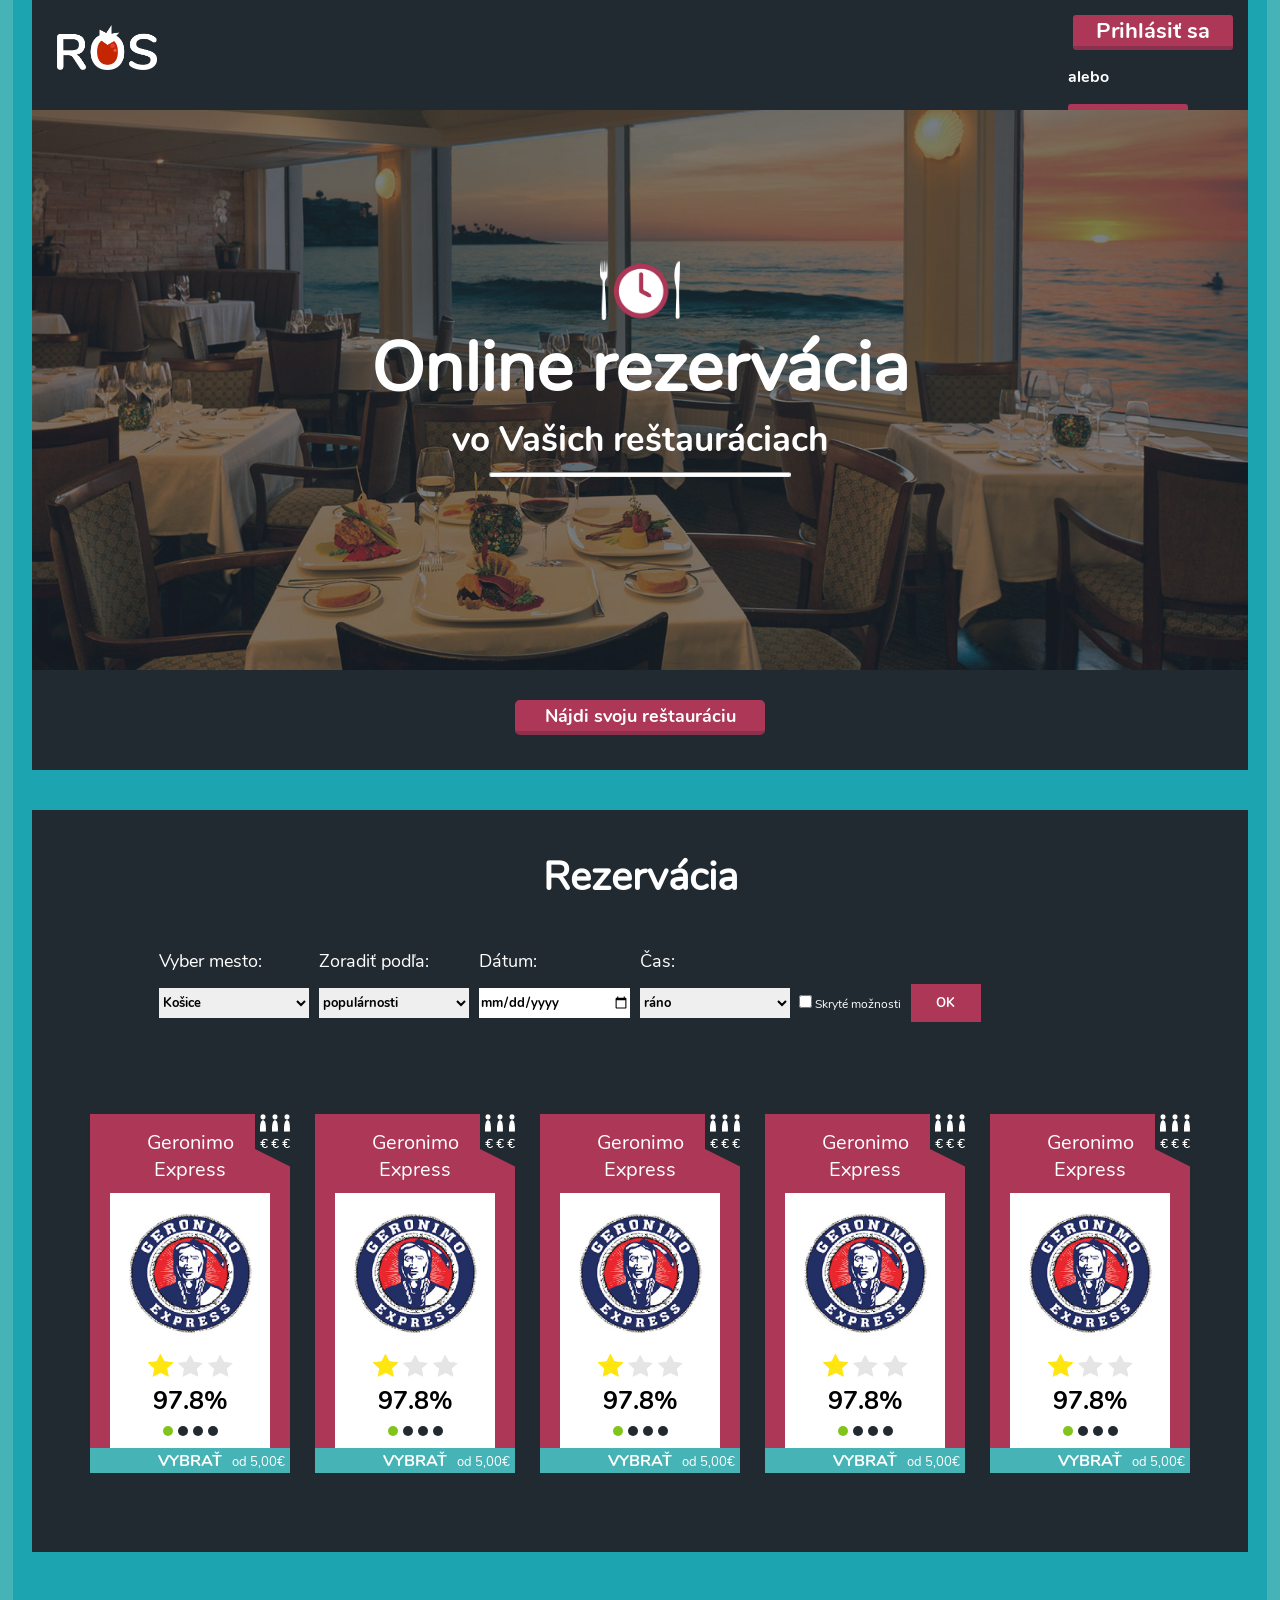
<file: web/frontend/index.html>
<!DOCTYPE html>
<html lang="sk">

<head>
    <meta charset="UTF-8">
    <meta name="viewport" content="width=device-width, initial-scale=1.0">
    <title>ROS</title>
	<link rel="icon" href="obr/icon.png">
    <link href="styles.css" rel="stylesheet">
</head>
<body class="homepageCustomer">
<div class="leftWall"></div>

<!--
< HOME PAGE
-->
<div class="wrapHomePage">
	<header>
		<div class="logo"></div>
		<div class="wrapLoginForms">
			<input type="button" class="loginButton" onClick="loginWindow()"value="Prihlásiť sa">
			<p class="txt">alebo</p>
			<input type="button" class="registerButton" onClick="registerHubWindow()" value="Registrovať sa">
		</div>
	</header>

	<article>
		<div class="iconRestaurant"></div>
		<h1>Online rezervácia</h1>
		<p class="h1">vo Vašich reštauráciach</p>
		<hr>
	</article>

	<section class="findRestaurant">
		<input type="button" class="findRestaurantButton" value="Nájdi svoju reštauráciu">
	</section>
</div>

<!--
> HOME PAGE
-->

<!--
< LOGIN LOGOUT
-->

	<section id="login">
		<div id="exit" onClick="exit()">X</div>
		<p class="loginHead">Prihlásenie</p>
		<form class="login">

		<div class="loginWrap">
			<label class="loginLabel">Meno alebo e-mailová adresa :</label><br>
			<input class="loginInput" type="text"><br>
			<label class="loginLabel">Heslo :</label><br>
			<input class="loginInput" type="password"><br>
		</div>
			<input class="loginSubmit" type="submit" value="Prihlásiť sa">
		</form>
	</section>

	<section id="registerHub">
		<div id="exit" onClick="exit()">X</div>

		<p class="registerHubHead">Registrovať sa</p>
		<div class="leftReg">
			<p class="regText" onClick="registerCustomer()">Ako zákazník</p>
		</div>

		<div class="rightReg">
			<p class="regText" onClick="registerCompany()">Ako firma</p>
		</div>
	</section>


	<section id="registerCustomer">
		<div id="exit" onClick="exit()">X</div>
		<p class="loginHead">Registrácia zákazníka</p>
		<form class="registerCustomer">

		<div class="regWrapLeft">
			<label class="regLabel">Meno :</label><br>
			<input class="regInput" type="text"><br>

			<label class="regLabel">Priezvisko :</label><br>
			<input class="regInput" type="text"><br>

			<label class="regLabel">E-mailová adresa :</label><br>
			<input class="regInput" type="text"><br>
		</div>
		<div class="regWrapRight">

			<label class="regLabel">Telefónne číslo :</label><br>
			<input class="regInput" type="text"><br>

			<label class="regLabel">Heslo :</label><br>
			<input class="regInput" type="password"><br>

			<label class="regLabel">Potvrdenie hesla :</label><br>
			<input class="regInput" type="password"><br>
		</div>
			<input class="regSubmit" type="submit" value="Registrovať sa">
		</form>
	</section>


	<section id="registerCompany">
		<div id="exit" onClick="exit()">X</div>
		<p class="loginHead">Registrácia firmy</p>
		<form class="registerCompany" >
		<div class="regWrapLeft">
			<label class="regLabel">Meno :</label><br>
			<input class="regInput" type="text"><br>

			<label class="regLabel">Priezvisko :</label><br>
			<input class="regInput" type="text"><br>

			<label class="regLabel">E-mailová adresa :</label><br>
			<input class="regInput" type="text"><br>

		</div>
		<div class="regWrapRight">

			<label class="regLabel">Telefónne číslo :</label><br>
			<input class="regInput" type="text"><br>

			<label class="regLabel">Heslo :</label><br>
			<input class="regInput" type="password"><br>

			<label class="regLabel">Potvrdenie hesla :</label><br>
			<input class="regInput" type="password"><br>
		</div>
			<div class="inv" onClick="registerCompanyNext()">
				<input class="regSubmit" type="submit" value="Ďalej" disabled="disabled">
			</div>
		</form>
	</section>


	<section id="registerCompanyNext">
		<div id="exit" onClick="exit()">X</div>
		<p class="loginHead">Registrácia zamestnancov</p>
		<form class="registerCompanyNext">
		<div class="regWrapLeft">
			<label class="regLabel">Zamestnanec č.1 :</label><br>
			<input class="regInput" type="text" placeholder="E-mailová adresa zamestnanca"><br>

			<label class="regLabel">Čašník</label>
			<input type="checkbox">
			<label class="regLabel">Kuchyňa</label>
			<input type="checkbox">
			<label class="regLabel">Majiteľ</label>
			<input type="checkbox">

			<br><br>

			<label class="regLabel">Zamestnanec č.2 :</label><br>
			<input class="regInput" type="text" placeholder="E-mailová adresa zamestnanca"><br>

			<label class="regLabel">Čašník</label>
			<input type="checkbox">
			<label class="regLabel">Kuchyňa</label>
			<input type="checkbox">
			<label class="regLabel">Majiteľ</label>
			<input type="checkbox">


		</div>
		<div class="regWrapRight">

			<label class="regLabel">Zamestnanec č.3 :</label><br>
			<input class="regInput" type="text" placeholder="E-mailová adresa zamestnanca"><br>

			<label class="regLabel">Čašník</label>
			<input type="checkbox">
			<label class="regLabel">Kuchyňa</label>
			<input type="checkbox">
			<label class="regLabel">Majiteľ</label>
			<input type="checkbox">

			<br><br>

			<label class="regLabel">Zamestnanec č.4 :</label><br>
			<input class="regInput" type="text" placeholder="E-mailová adresa zamestnanca"><br>

			<label class="regLabel">Čašník</label>
			<input type="checkbox">
			<label class="regLabel">Kuchyňa</label>
			<input type="checkbox">
			<label class="regLabel">Majiteľ</label>
			<input type="checkbox">

		</div>

			<div class="inv" onClick="registerCompanyNext2()">
				<input class="regSubmit" type="submit" value="Ďalej" disabled="disabled">
			</div>

		</form>
	</section>





	<section id="registerCompanyNext2">
		<div id="exit" onClick="exit()">X</div>
		<p class="loginHead">Ďakujeme za Vašu registráciu</p>
		<form class="registerCompanyNext2">
			<p class="regLabel">O ďalšom postupe Vás budeme informovať e-mailom</p>


			<div class="inv" onClick="exit()">
				<input class="regSubmit" type="submit" value="OK" disabled="disabled">
			</div>

		</form>
	</section>

	<section id="reservation">
			<h3>Rezervácia</h3>
	<div class="wrapWholeForm">
		<div class="wrapFirstForm">
			<div class="wrapFormReservation">
				<label for="cities" class="reservationLabel">Vyber mesto:</label><br>
				<select id="cities" class="reservationInput">
				  <option value="kosice" selected>Košice</option>
				  <option value="bratislava">Bratislava</option>
				  <option value="presov">Prešov</option>
				  <option value="poprad">Poprad</option>
				</select>
			</div>

			<div class="wrapFormReservation">
				<label for="sort" class="reservationLabel">Zoradiť podľa:</label><br>
				<select id="sort" class="reservationInput">
				  <option value="kosice" selected>populárnosti</option>
				  <option value="abecedne">abecedne</option>
				  <option value="ceny">ceny</option>
				  <option value="hodnotenia">hodnotenia</option>
				</select>
			</div>

			<div class="wrapFormReservation">
				<label class="reservationLabel">Dátum:</label><br>
				<input type="date" class="reservationInput">
			</div>


			<div class="wrapFormReservation">
				<label for="time" class="reservationLabel">Čas:</label><br>
				<select id="time" class="reservationInput">
				  <option value="rano" selected>ráno</option>
				  <option value="doobedu">doobedu</option>
				  <option value="naobed">na obed</option>
				  <option value="poobede">poobede</option>
				  <option value="vecer">večer</option>
				</select>
			</div>

			<div class="wrapFormReservationCheckBox">
				<input type="checkbox" onchange="clickCheckBoxReservation()"><p class="optionText">Skryté možnosti</p>
			</div>

			<div class="wrapFormReservationSubmit">
				<input type="submit" class="reservationSubmit" value="OK">
			</div>
			<br>
			<br>
		</div>
		<div class="wrapSecondForm" id="visibleForm">
			<div class="wrapFormReservation">
				<label for="filter" class="reservationLabel">Filter:</label><br>
				<select id="filter" class="reservationInput">
				  <option value="sdetmi" selected>s detmi</option>
				  <option value="skocikom">s kocikom</option>
				  <option value="wifi">wifi</option>
				  <option value="romantika">romantika</option>
				</select>
			</div>

			<div class="wrapFormReservation">
				<label class="reservationLabel" class="reservationLabel">Hľadať:</label><br>
				<input type="text" class="reservationInputSearch">
			</div>
		</div>
	</div>


	<div class="wrapRestaurants">


			<section class="infoRestaurant">
				<div class="peopleAndPriceSpace">
				</div>

					<div class="groupPeople">
						<div class="person">
						</div>
						<div class="person">
						</div>
						<div class="person">
						</div>
					</div>

					<div class="groupPrice">
						<div class="price">
						</div>
						<div class="price">
						</div>
						<div class="price">
						</div>
					</div>
				<p class="nameRestaurant">Geronimo Express</p>

				<div class="whiteWrap">
					<div class="logoRestaurant"></div>

					<div class="groupStars">
						<div class="star staryellow">
						</div>
						<div class="star">
						</div>
						<div class="star">
						</div>
					</div>

					<p class="percent">97.8%</p>

					 <div class="groupCircles">

						<div class="circle circlegreen">
						</div>
						<div class="circle">
						</div>
						<div class="circle">
						</div>
						<div class="circle">
						</div>

					 </div>

				</div>

				<div class="cyanWrap">
					<p class="chooseText">VYBRAŤ</p>
					<p class="fromPrice">od 5,00€</p>
				</div>

			</section>
	<section class="infoRestaurant">
				<div class="peopleAndPriceSpace">
				</div>

					<div class="groupPeople">
						<div class="person">
						</div>
						<div class="person">
						</div>
						<div class="person">
						</div>
					</div>

					<div class="groupPrice">
						<div class="price">
						</div>
						<div class="price">
						</div>
						<div class="price">
						</div>
					</div>
				<p class="nameRestaurant">Geronimo Express</p>

				<div class="whiteWrap">
					<div class="logoRestaurant"></div>

					<div class="groupStars">
						<div class="star staryellow">
						</div>
						<div class="star">
						</div>
						<div class="star">
						</div>
					</div>

					<p class="percent">97.8%</p>

					 <div class="groupCircles">

						<div class="circle circlegreen">
						</div>
						<div class="circle">
						</div>
						<div class="circle">
						</div>
						<div class="circle">
						</div>

					 </div>

				</div>

				<div class="cyanWrap">
					<p class="chooseText">VYBRAŤ</p>
					<p class="fromPrice">od 5,00€</p>
				</div>

			</section>
			<section class="infoRestaurant">
				<div class="peopleAndPriceSpace">
				</div>

					<div class="groupPeople">
						<div class="person">
						</div>
						<div class="person">
						</div>
						<div class="person">
						</div>
					</div>

					<div class="groupPrice">
						<div class="price">
						</div>
						<div class="price">
						</div>
						<div class="price">
						</div>
					</div>
				<p class="nameRestaurant">Geronimo Express</p>

				<div class="whiteWrap">
					<div class="logoRestaurant"></div>

					<div class="groupStars">
						<div class="star staryellow">
						</div>
						<div class="star">
						</div>
						<div class="star">
						</div>
					</div>

					<p class="percent">97.8%</p>

					 <div class="groupCircles">

						<div class="circle circlegreen">
						</div>
						<div class="circle">
						</div>
						<div class="circle">
						</div>
						<div class="circle">
						</div>

					 </div>

				</div>

				<div class="cyanWrap">
					<p class="chooseText">VYBRAŤ</p>
					<p class="fromPrice">od 5,00€</p>
				</div>

			</section>
	<section class="infoRestaurant">
				<div class="peopleAndPriceSpace">
				</div>

					<div class="groupPeople">
						<div class="person">
						</div>
						<div class="person">
						</div>
						<div class="person">
						</div>
					</div>

					<div class="groupPrice">
						<div class="price">
						</div>
						<div class="price">
						</div>
						<div class="price">
						</div>
					</div>
				<p class="nameRestaurant">Geronimo Express</p>

				<div class="whiteWrap">
					<div class="logoRestaurant"></div>

					<div class="groupStars">
						<div class="star staryellow">
						</div>
						<div class="star">
						</div>
						<div class="star">
						</div>
					</div>

					<p class="percent">97.8%</p>

					 <div class="groupCircles">

						<div class="circle circlegreen">
						</div>
						<div class="circle">
						</div>
						<div class="circle">
						</div>
						<div class="circle">
						</div>

					 </div>

				</div>

				<div class="cyanWrap">
					<p class="chooseText">VYBRAŤ</p>
					<p class="fromPrice">od 5,00€</p>
				</div>

			</section>
			<section class="infoRestaurant">
				<div class="peopleAndPriceSpace">
				</div>

					<div class="groupPeople">
						<div class="person">
						</div>
						<div class="person">
						</div>
						<div class="person">
						</div>
					</div>

					<div class="groupPrice">
						<div class="price">
						</div>
						<div class="price">
						</div>
						<div class="price">
						</div>
					</div>
				<p class="nameRestaurant">Geronimo Express</p>

				<div class="whiteWrap">
					<div class="logoRestaurant"></div>

					<div class="groupStars">
						<div class="star staryellow">
						</div>
						<div class="star">
						</div>
						<div class="star">
						</div>
					</div>

					<p class="percent">97.8%</p>

					 <div class="groupCircles">

						<div class="circle circlegreen">
						</div>
						<div class="circle">
						</div>
						<div class="circle">
						</div>
						<div class="circle">
						</div>

					 </div>

				</div>

				<div class="cyanWrap">
					<p class="chooseText">VYBRAŤ</p>
					<p class="fromPrice">od 5,00€</p>
				</div>

			</section>
	</div>









<!--
LOGIN LOGOUT >
-->



<div class="rightWall"></div>


    <script src="js/app.js"></script>
</body>
</html>
</file>
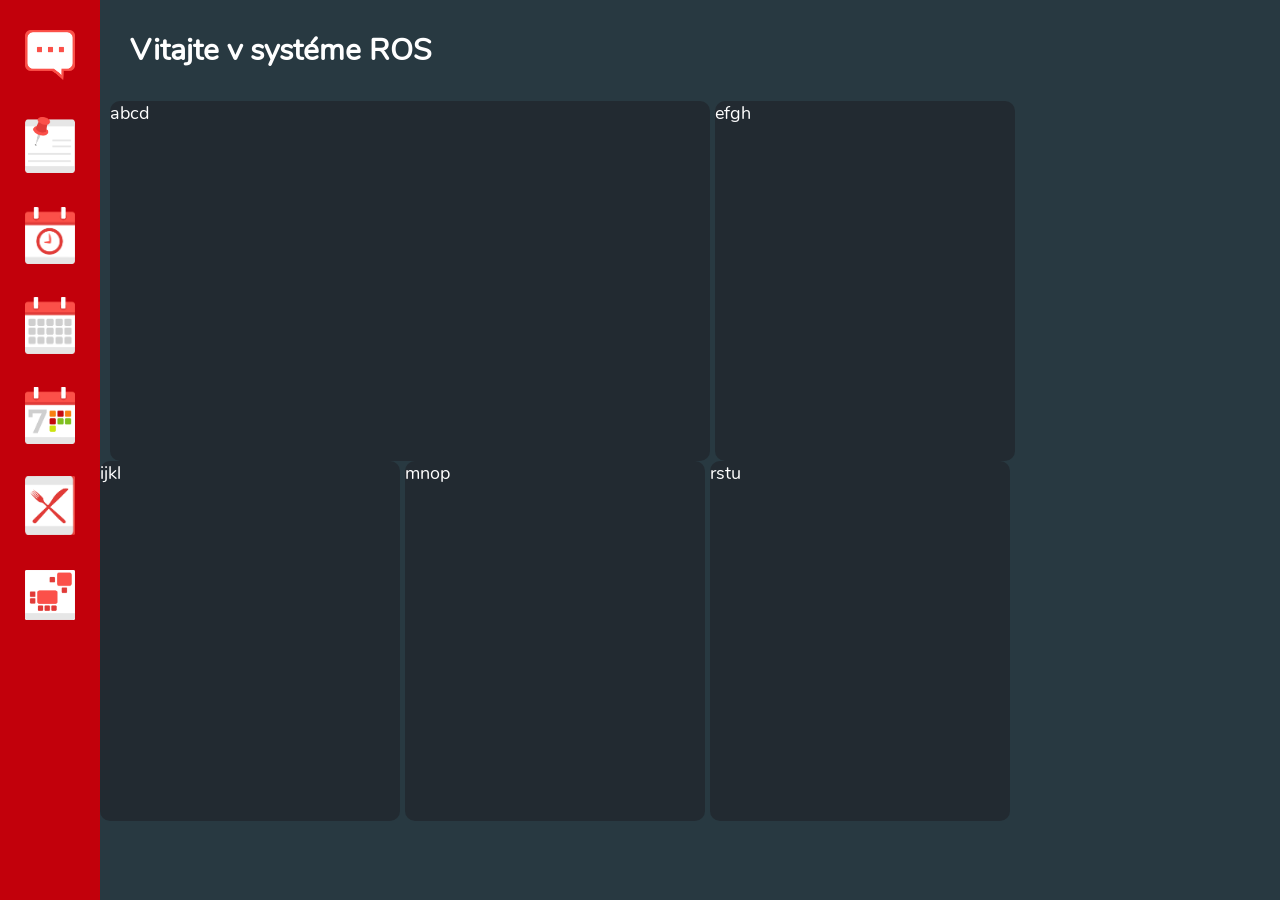
<file: web/frontend/profilecompany.html>
<!DOCTYPE html>
<html lang="sk">

<head>
    <meta charset="UTF-8">
    <meta name="viewport" content="width=device-width, initial-scale=1.0">
    <title>ROS</title>
	<link rel="icon" href="obr/icon.png">
    <link href="styles.css" rel="stylesheet">
</head>
<body class="systemCompany">

<div class="wrapMenu">
	<nav class="menu">
		<ul class="ulMenu">
			<li class="liMenu">
				<a class="aMenu" href="#">
					<p class="menuText">Upozornenia</p>
					<div class="picMessage"></div>
				</a>
			</li>

			<li class="liMenu">
				<a class="aMenu" href="#">
					<p class="menuText">Pripnuté objednávky</p>
					<div class="picPinned"></div>
				</a>
			</li>

			<li class="liMenu">
				<a class="aMenu" href="#">
					<p class="menuText">Dnešné objednávky</p>
					<div class="picOrders"></div>
				</a>
			</li>

			<li class="liMenu">
				<a class="aMenu" href="#">
					<p class="menuText">Kalendár</p>
					<div class="picCalendar"></div>
				</a>
			</li>

			<li class="liMenu">
				<a class="aMenu" href="#">
					<p class="menuText">Týždenná obsadenosť</p>
					<div class="picWeekly"></div>
				</a>
			</li>

			<li class="liMenu">
				<a class="aMenu" href="#">
					<p class="menuText">Jedálny lístok</p>
					<div class="picMenu"></div>
				</a>
			</li>

			<li class="liMenu">
				<a class="aMenu" href="#">
					<p class="menuText">Reštaurácia</p>
					<div class="picRestaurant"></div>
				</a>
			</li>

		</ul>
	</nav>
</div>

<section class="afterLogin">
		<h4 class="categoryText">Vitajte v systéme ROS</h4>
		<div class="twoThirdContainer">abcd </div>
		<div class="thirdContainer">efgh</div>
		<br>
		<div class="thirdContainer">ijkl</div>
		<div class="thirdContainer">mnop</div>
		<div class="thirdContainer">rstu</div>



</section>



    <script src="js/app.js"></script>
</body>
</html>
</file>
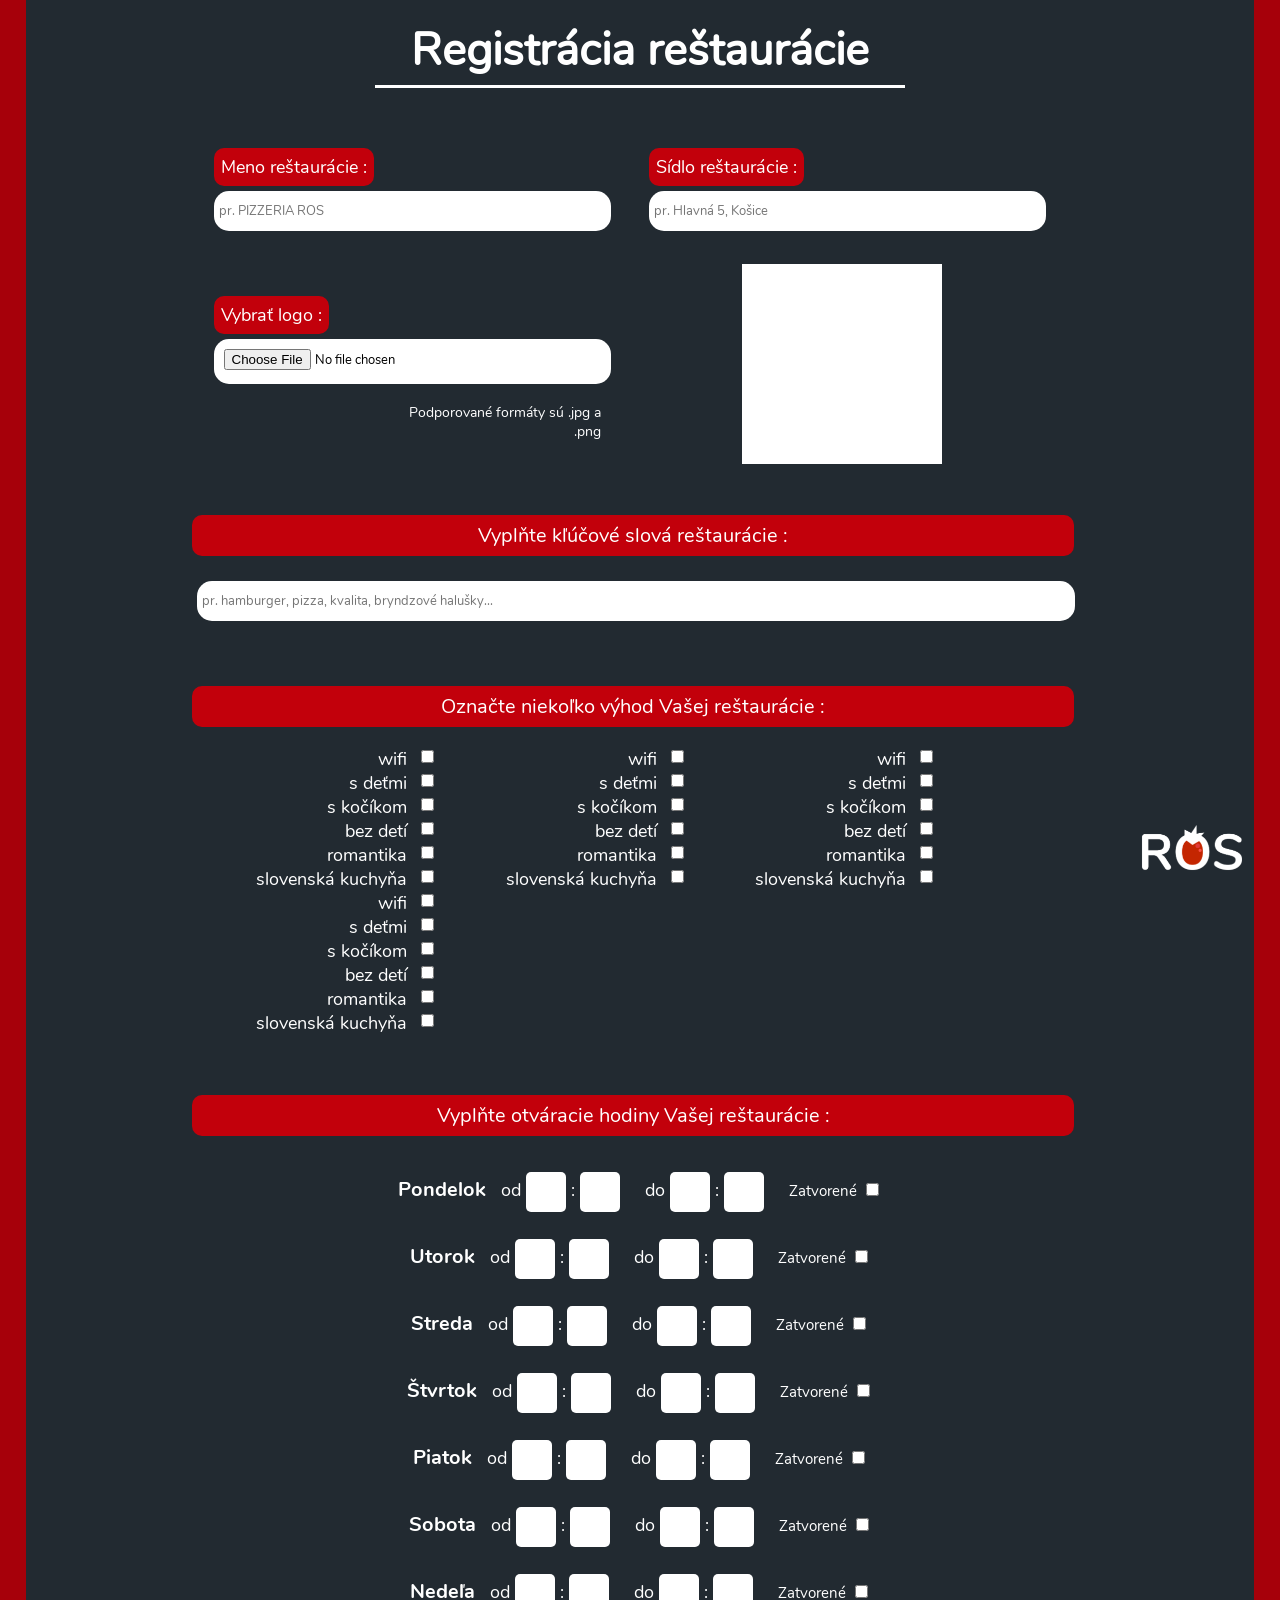
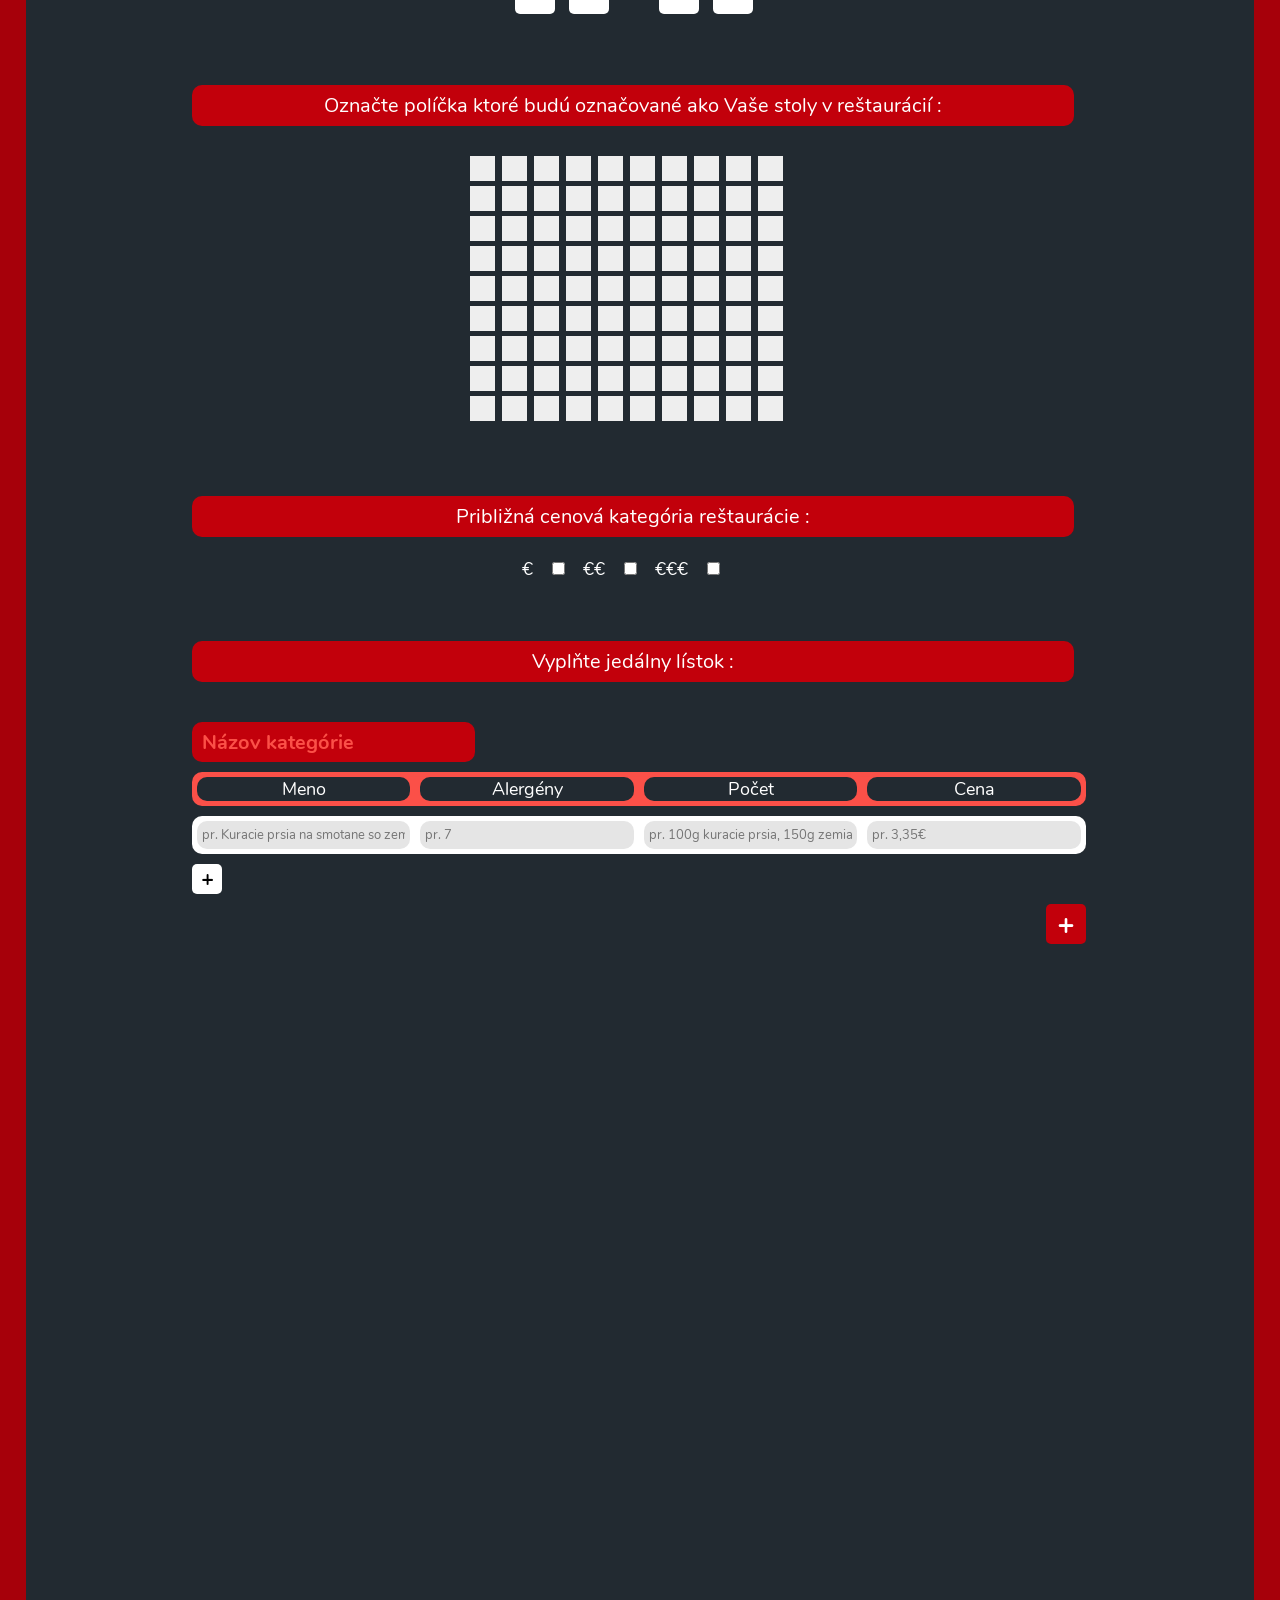
<file: web/frontend/reservation.html>
<!DOCTYPE html>
<html lang="sk">

<head>
    <meta charset="UTF-8">
    <meta name="viewport" content="width=device-width, initial-scale=1.0">
    <title>ROS</title>
	<link rel="icon" href="obr/icon.png">
    <link href="styles.css" rel="stylesheet">
</head>
<body class="reservation">
<div class="leftWallred"></div>


<div class="rightWallred"></div>
	<div class="wrapReservation">


			<div class="logoBottom"></div>
			<h2>Registrácia reštaurácie</h2>

			<form class="registrationRestaurant">

				<div class="wrapForm">
					<label class="nameForm" style="background:#c2000b; padding:7px; border-radius:10px">Meno reštaurácie :</label><br>
					<input class="nameFormInput" type="text" placeholder ="pr. PIZZERIA ROS"><br>
				</div>

				<div class="wrapForm">
					<label class="nameForm" style="background:#c2000b; padding:7px; border-radius:10px">Sídlo reštaurácie :</label><br>
					<input class="nameFormInput" type="text" placeholder ="pr. Hlavná 5, Košice">
				</div>

				<div class="wrapForm">
					<label class="nameForm" style="background:#c2000b; padding:7px; border-radius:10px">Vybrať logo :</label><br>
					<input class="nameFormInput fileInput" type="file">
					<p class="infoFormLogo">Podporované formáty sú .jpg a .png</p>
				</div>
				<div class="wrapForm">
					<div class="uploadedLogo"></div>
				</div>

				<div class="wrapForm100">
					<label class="nameForm100" style="background:#c2000b; padding:7px; border-radius:10px">Vyplňte kľúčové slová reštaurácie :</label><br>
					<input class="nameFormInput100" type="text" placeholder ="pr. hamburger, pizza, kvalita, bryndzové halušky..."><br>
				</div>


				<div class="wrapForm100">
					<label class="nameForm100" style="background:#c2000b; padding:7px; border-radius:10px">Označte niekoľko výhod Vašej reštaurácie :</label><br>

				</div>


				<div class="wrapFormCheckbox">

					<label class="checkForm">wifi</label>
					<input type="checkbox" class="checkboxAlign">
					<label class="checkForm">s deťmi</label>
					<input type="checkbox" class="checkboxAlign"><br>
					<label class="checkForm">s kočíkom</label>
					<input type="checkbox" class="checkboxAlign">

					<label class="checkForm">bez detí</label>
					<input type="checkbox" class="checkboxAlign"><br>
					<label class="checkForm">romantika</label>
					<input type="checkbox" class="checkboxAlign"><br>
					<label class="checkForm">slovenská kuchyňa</label>
					<input type="checkbox" class="checkboxAlign">

				</div>


				<div class="wrapFormCheckbox">

					<label class="checkForm">wifi</label>
					<input type="checkbox" class="checkboxAlign">
					<label class="checkForm">s deťmi</label>
					<input type="checkbox" class="checkboxAlign"><br>
					<label class="checkForm">s kočíkom</label>
					<input type="checkbox" class="checkboxAlign">

					<label class="checkForm">bez detí</label>
					<input type="checkbox" class="checkboxAlign"><br>
					<label class="checkForm">romantika</label>
					<input type="checkbox" class="checkboxAlign"><br>
					<label class="checkForm">slovenská kuchyňa</label>
					<input type="checkbox" class="checkboxAlign">

				</div>

				<div class="wrapFormCheckbox">

					<label class="checkForm">wifi</label>
					<input type="checkbox" class="checkboxAlign">
					<label class="checkForm">s deťmi</label>
					<input type="checkbox" class="checkboxAlign"><br>
					<label class="checkForm">s kočíkom</label>
					<input type="checkbox" class="checkboxAlign">

					<label class="checkForm">bez detí</label>
					<input type="checkbox" class="checkboxAlign"><br>
					<label class="checkForm">romantika</label>
					<input type="checkbox" class="checkboxAlign"><br>
					<label class="checkForm">slovenská kuchyňa</label>
					<input type="checkbox" class="checkboxAlign">

				</div>


				<div class="wrapFormCheckbox">

					<label class="checkForm">wifi</label>
					<input type="checkbox" class="checkboxAlign">
					<label class="checkForm">s deťmi</label>
					<input type="checkbox" class="checkboxAlign"><br>
					<label class="checkForm">s kočíkom</label>
					<input type="checkbox" class="checkboxAlign">

					<label class="checkForm">bez detí</label>
					<input type="checkbox" class="checkboxAlign"><br>
					<label class="checkForm">romantika</label>
					<input type="checkbox" class="checkboxAlign"><br>
					<label class="checkForm">slovenská kuchyňa</label>
					<input type="checkbox" class="checkboxAlign">

				</div>


				<div class="wrapForm100">

						<label class="nameForm100" style="background:#c2000b; padding:7px; border-radius:10px">Vyplňte otváracie hodiny Vašej reštaurácie :</label><br>
				</div>

				<div class="wrapHourForm">
					<p class="hourFormHead">Pondelok</p>
					<p class="hourForm">od</p>
					<input class="hourInput" type="number">
					<p class="hourForm">:</p>
					<input class="hourInput" type="number">
					<p class="hourForm" style="margin-left:20px">do</p>
					<input class="hourInput" type="number">
					<p class="hourForm">:</p>
					<input class="hourInput" type="number">
					<p class="hourFormClosed">Zatvorené</p>
					<input type="checkbox">
				</div>
					<div class="wrapHourForm">
						<p class="hourFormHead">Utorok</p>
						<p class="hourForm">od</p>
						<input class="hourInput" type="number">
						<p class="hourForm">:</p>
						<input class="hourInput" type="number">
						<p class="hourForm" style="margin-left:20px">do</p>
						<input class="hourInput" type="number">
						<p class="hourForm">:</p>
						<input class="hourInput" type="number">
						<p class="hourFormClosed">Zatvorené</p>
						<input type="checkbox">
					</div>

					<div class="wrapHourForm">
						<p class="hourFormHead">Streda</p>
						<p class="hourForm">od</p>
						<input class="hourInput" type="number">
						<p class="hourForm">:</p>
						<input class="hourInput" type="number">
						<p class="hourForm" style="margin-left:20px">do</p>
						<input class="hourInput" type="number">
						<p class="hourForm">:</p>
						<input class="hourInput" type="number">
						<p class="hourFormClosed">Zatvorené</p>
						<input type="checkbox">
					</div>

					<div class="wrapHourForm">
						<p class="hourFormHead">Štvrtok</p>
						<p class="hourForm">od</p>
						<input class="hourInput" type="number">
						<p class="hourForm">:</p>
						<input class="hourInput" type="number">
						<p class="hourForm" style="margin-left:20px">do</p>
						<input class="hourInput" type="number">
						<p class="hourForm">:</p>
						<input class="hourInput" type="number">
						<p class="hourFormClosed">Zatvorené</p>
						<input type="checkbox">
					</div>

					<div class="wrapHourForm">
						<p class="hourFormHead">Piatok</p>
						<p class="hourForm">od</p>
						<input class="hourInput" type="number">
						<p class="hourForm">:</p>
						<input class="hourInput" type="number">
						<p class="hourForm" style="margin-left:20px">do</p>
						<input class="hourInput" type="number">
						<p class="hourForm">:</p>
						<input class="hourInput" type="number">
						<p class="hourFormClosed">Zatvorené</p>
						<input type="checkbox">
					</div>

					<div class="wrapHourForm">
						<p class="hourFormHead">Sobota</p>
						<p class="hourForm">od</p>
						<input class="hourInput" type="number">
						<p class="hourForm">:</p>
						<input class="hourInput" type="number">
						<p class="hourForm" style="margin-left:20px">do</p>
						<input class="hourInput" type="number">
						<p class="hourForm">:</p>
						<input class="hourInput" type="number">
						<p class="hourFormClosed">Zatvorené</p>
						<input type="checkbox">
					</div>

					<div class="wrapHourForm">
						<p class="hourFormHead">Nedeľa</p>
						<p class="hourForm">od</p>
						<input class="hourInput" type="number">
						<p class="hourForm">:</p>
						<input class="hourInput" type="number">
						<p class="hourForm" style="margin-left:20px">do</p>
						<input class="hourInput" type="number">
						<p class="hourForm">:</p>
						<input class="hourInput" type="number">
						<p class="hourFormClosed">Zatvorené</p>
						<input type="checkbox">
					</div>

				<div class="wrapForm100">

						<label class="nameForm100" style="background:#c2000b; padding:7px; border-radius:10px">Označte políčka ktoré budú označované ako Vaše stoly v reštaurácií :</label><br>
				</div>

				<div class="wrapFormGrid">
					<div class="line">

						<label class="container">
						  <input type="checkbox">
						  <span class="checkmark"></span>
						</label>
						<label class="container">
						  <input type="checkbox">
						  <span class="checkmark"></span>
						</label>
						<label class="container">
						  <input type="checkbox">
						  <span class="checkmark"></span>
						</label>
						<label class="container">
						  <input type="checkbox">
						  <span class="checkmark"></span>
						</label>
						<label class="container">
						  <input type="checkbox">
						  <span class="checkmark"></span>
						</label>
						<label class="container">
						  <input type="checkbox">
						  <span class="checkmark"></span>
						</label>
						<label class="container">
						  <input type="checkbox">
						  <span class="checkmark"></span>
						</label>
						<label class="container">
						  <input type="checkbox">
						  <span class="checkmark"></span>
						</label>
						<label class="container">
						  <input type="checkbox">
						  <span class="checkmark"></span>
						</label>
					</div>
					<div class="line">

						<label class="container">
						  <input type="checkbox">
						  <span class="checkmark"></span>
						</label>
						<label class="container">
						  <input type="checkbox">
						  <span class="checkmark"></span>
						</label>
						<label class="container">
						  <input type="checkbox">
						  <span class="checkmark"></span>
						</label>
						<label class="container">
						  <input type="checkbox">
						  <span class="checkmark"></span>
						</label>
						<label class="container">
						  <input type="checkbox">
						  <span class="checkmark"></span>
						</label>
						<label class="container">
						  <input type="checkbox">
						  <span class="checkmark"></span>
						</label>
						<label class="container">
						  <input type="checkbox">
						  <span class="checkmark"></span>
						</label>
						<label class="container">
						  <input type="checkbox">
						  <span class="checkmark"></span>
						</label>
						<label class="container">
						  <input type="checkbox">
						  <span class="checkmark"></span>
						</label>
					</div>

						<div class="line">

						<label class="container">
						  <input type="checkbox">
						  <span class="checkmark"></span>
						</label>
						<label class="container">
						  <input type="checkbox">
						  <span class="checkmark"></span>
						</label>
						<label class="container">
						  <input type="checkbox">
						  <span class="checkmark"></span>
						</label>
						<label class="container">
						  <input type="checkbox">
						  <span class="checkmark"></span>
						</label>
						<label class="container">
						  <input type="checkbox">
						  <span class="checkmark"></span>
						</label>
						<label class="container">
						  <input type="checkbox">
						  <span class="checkmark"></span>
						</label>
						<label class="container">
						  <input type="checkbox">
						  <span class="checkmark"></span>
						</label>
						<label class="container">
						  <input type="checkbox">
						  <span class="checkmark"></span>
						</label>
						<label class="container">
						  <input type="checkbox">
						  <span class="checkmark"></span>
						</label>
					</div>
					<div class="line">

						<label class="container">
						  <input type="checkbox">
						  <span class="checkmark"></span>
						</label>
						<label class="container">
						  <input type="checkbox">
						  <span class="checkmark"></span>
						</label>
						<label class="container">
						  <input type="checkbox">
						  <span class="checkmark"></span>
						</label>
						<label class="container">
						  <input type="checkbox">
						  <span class="checkmark"></span>
						</label>
						<label class="container">
						  <input type="checkbox">
						  <span class="checkmark"></span>
						</label>
						<label class="container">
						  <input type="checkbox">
						  <span class="checkmark"></span>
						</label>
						<label class="container">
						  <input type="checkbox">
						  <span class="checkmark"></span>
						</label>
						<label class="container">
						  <input type="checkbox">
						  <span class="checkmark"></span>
						</label>
						<label class="container">
						  <input type="checkbox">
						  <span class="checkmark"></span>
						</label>
					</div>

						<div class="line">

						<label class="container">
						  <input type="checkbox">
						  <span class="checkmark"></span>
						</label>
						<label class="container">
						  <input type="checkbox">
						  <span class="checkmark"></span>
						</label>
						<label class="container">
						  <input type="checkbox">
						  <span class="checkmark"></span>
						</label>
						<label class="container">
						  <input type="checkbox">
						  <span class="checkmark"></span>
						</label>
						<label class="container">
						  <input type="checkbox">
						  <span class="checkmark"></span>
						</label>
						<label class="container">
						  <input type="checkbox">
						  <span class="checkmark"></span>
						</label>
						<label class="container">
						  <input type="checkbox">
						  <span class="checkmark"></span>
						</label>
						<label class="container">
						  <input type="checkbox">
						  <span class="checkmark"></span>
						</label>
						<label class="container">
						  <input type="checkbox">
						  <span class="checkmark"></span>
						</label>
					</div>
					<div class="line">

						<label class="container">
						  <input type="checkbox">
						  <span class="checkmark"></span>
						</label>
						<label class="container">
						  <input type="checkbox">
						  <span class="checkmark"></span>
						</label>
						<label class="container">
						  <input type="checkbox">
						  <span class="checkmark"></span>
						</label>
						<label class="container">
						  <input type="checkbox">
						  <span class="checkmark"></span>
						</label>
						<label class="container">
						  <input type="checkbox">
						  <span class="checkmark"></span>
						</label>
						<label class="container">
						  <input type="checkbox">
						  <span class="checkmark"></span>
						</label>
						<label class="container">
						  <input type="checkbox">
						  <span class="checkmark"></span>
						</label>
						<label class="container">
						  <input type="checkbox">
						  <span class="checkmark"></span>
						</label>
						<label class="container">
						  <input type="checkbox">
						  <span class="checkmark"></span>
						</label>
					</div>
						<div class="line">

						<label class="container">
						  <input type="checkbox">
						  <span class="checkmark"></span>
						</label>
						<label class="container">
						  <input type="checkbox">
						  <span class="checkmark"></span>
						</label>
						<label class="container">
						  <input type="checkbox">
						  <span class="checkmark"></span>
						</label>
						<label class="container">
						  <input type="checkbox">
						  <span class="checkmark"></span>
						</label>
						<label class="container">
						  <input type="checkbox">
						  <span class="checkmark"></span>
						</label>
						<label class="container">
						  <input type="checkbox">
						  <span class="checkmark"></span>
						</label>
						<label class="container">
						  <input type="checkbox">
						  <span class="checkmark"></span>
						</label>
						<label class="container">
						  <input type="checkbox">
						  <span class="checkmark"></span>
						</label>
						<label class="container">
						  <input type="checkbox">
						  <span class="checkmark"></span>
						</label>
					</div>
					<div class="line">

						<label class="container">
						  <input type="checkbox">
						  <span class="checkmark"></span>
						</label>
						<label class="container">
						  <input type="checkbox">
						  <span class="checkmark"></span>
						</label>
						<label class="container">
						  <input type="checkbox">
						  <span class="checkmark"></span>
						</label>
						<label class="container">
						  <input type="checkbox">
						  <span class="checkmark"></span>
						</label>
						<label class="container">
						  <input type="checkbox">
						  <span class="checkmark"></span>
						</label>
						<label class="container">
						  <input type="checkbox">
						  <span class="checkmark"></span>
						</label>
						<label class="container">
						  <input type="checkbox">
						  <span class="checkmark"></span>
						</label>
						<label class="container">
						  <input type="checkbox">
						  <span class="checkmark"></span>
						</label>
						<label class="container">
						  <input type="checkbox">
						  <span class="checkmark"></span>
						</label>
					</div>
					<div class="line">

						<label class="container">
						  <input type="checkbox">
						  <span class="checkmark"></span>
						</label>
						<label class="container">
						  <input type="checkbox">
						  <span class="checkmark"></span>
						</label>
						<label class="container">
						  <input type="checkbox">
						  <span class="checkmark"></span>
						</label>
						<label class="container">
						  <input type="checkbox">
						  <span class="checkmark"></span>
						</label>
						<label class="container">
						  <input type="checkbox">
						  <span class="checkmark"></span>
						</label>
						<label class="container">
						  <input type="checkbox">
						  <span class="checkmark"></span>
						</label>
						<label class="container">
						  <input type="checkbox">
						  <span class="checkmark"></span>
						</label>
						<label class="container">
						  <input type="checkbox">
						  <span class="checkmark"></span>
						</label>
						<label class="container">
						  <input type="checkbox">
						  <span class="checkmark"></span>
						</label>
					</div>
					<div class="line">

						<label class="container">
						  <input type="checkbox">
						  <span class="checkmark"></span>
						</label>
						<label class="container">
						  <input type="checkbox">
						  <span class="checkmark"></span>
						</label>
						<label class="container">
						  <input type="checkbox">
						  <span class="checkmark"></span>
						</label>
						<label class="container">
						  <input type="checkbox">
						  <span class="checkmark"></span>
						</label>
						<label class="container">
						  <input type="checkbox">
						  <span class="checkmark"></span>
						</label>
						<label class="container">
						  <input type="checkbox">
						  <span class="checkmark"></span>
						</label>
						<label class="container">
						  <input type="checkbox">
						  <span class="checkmark"></span>
						</label>
						<label class="container">
						  <input type="checkbox">
						  <span class="checkmark"></span>
						</label>
						<label class="container">
						  <input type="checkbox">
						  <span class="checkmark"></span>
						</label>
					</div>
				</div>


				<div class="wrapForm100">

					<label class="nameForm100" style="background:#c2000b; padding:7px; border-radius:10px">Približná cenová kategória reštaurácie :</label><br>

					<div class="wrapPrice">
						<label class="priceForm">€</label>
						<input type="checkbox">
						<label class="priceForm">€€</label>
						<input type="checkbox">
						<label class="priceForm">€€€</label>
						<input type="checkbox">
					</div>
				</div>


				<div class="wrapForm100">

					<label class="nameForm100" style="background:#c2000b; padding:7px; border-radius:10px">Vyplňte jedálny lístok :</label>

					<div id="wrapMenuCategory">
						<input type="text" class="categoryName" placeholder="Názov kategórie">
						<div class="aboutMenu">
							<p class="aboutMenuText">Meno</p>
							<p class="aboutMenuText">Alergény</p>
							<p class="aboutMenuText">Počet</p>
							<p class="aboutMenuText">Cena</p>
						</div>


						<div id="aboutMenuInputs">
							<input type="text" class="writtenMenu" placeholder="pr. Kuracie prsia na smotane so zemiakmi">
							<input type="text" class="writtenMenu" placeholder="pr. 7">
							<input type="text" class="writtenMenu" placeholder="pr. 100g kuracie prsia, 150g zemiaky">
							<input type="text" class="writtenMenu" placeholder="pr. 3,35€">
						</div>

						<div id="wrapMenuInputs"></div>

						<div class="addAboutMenuInputs" onclick="addItem()">+</div>
					</div>


				<div id="wrapMenuCat"></div>

					<div class="addNewCategory" onclick="addCategory()">+</div>



				</div>










				</div>
			</form>
	</div>

    <script src="js/app.js"></script>
</body>
</html>
</file>
<file: web/frontend/styles.css>
body{
	height:auto;
	padding:0;
	margin:0 auto;
	box-sizing:border-box;
    font-family: Nunito;
	font-size:18px;
	overflow-x:hidden;
}
.homepageCustomer{
	background:#1da4b1;
}
.systemCompany{
	background:#283941;
}
.reservation{
	background:#222a31;
}
@font-face {
  font-family: Nunito;
  src: url(font/Nunito-Regular.ttf);
}
@font-face {
  font-family: NunitoBold;
  src: url(font/Nunito-Bold.ttf);
}
input { 
	outline: none; 
}
/*
::-webkit-scrollbar {
  width: 10px;
}
::-webkit-scrollbar-track {
  box-shadow: inset 0 0 5px white; 
}
::-webkit-scrollbar-thumb {
  border-radius: 10px;
  background: red; 
}*/
/* < HOME PAGE */
.wrapHomePage{
	display:flex;
	justify-content: center;
	flex-direction: column;
}/*
.leftWall{
	width:1%;
	height:200vh;
	background:#46b4b7;
	position:absolute;
}
.rightWall{
	width:1%;
	height:200vh;
	background:#46b4b7;
	position:absolute;
	right:0;
	top:0;
}*/
header{
	width:95%;
	height:110px;
	background:#222a31;
	margin:0 auto;
}
.leftWall{
	width:1%;
	height:200vh;
	background:#46b4b7;
	position:absolute;
}
.rightWall{
	width:1%;
	height:200vh;
	background:#46b4b7;
	position:absolute;
	right:0;
	top:0;
}	

.logo{
	width:100px;
	height:50px;
	background:url(obr/logo.png);
	background-size:contain;
	background-repeat:no-repeat;
	display:inline-block;
	margin:25px;
}
.wrapLoginForms{
	width:165px;
	height:75px;
	float:right;
	margin-right:15px;
	margin-top:15px;
}
.loginButton{
	width:160px;
	height:35px;
	color:white;
	background:#ac3757;
	display:inline-block;
	border:none;
	font-family:NunitoBold;
	font-size:22px;
	float:right;
	border-bottom:4px solid #8c314d;
	border-radius:3px;
	cursor:pointer;
}
.txt{
	font-size:16px;
	color:white;
	display:inline-block;
	font-family:NunitoBold;
	
}
.registerButton{
	width:120px;
	height:28px;
	color:white;
	background:#ac3757;
	display:inline-block;
	border:none;
	font-family:NunitoBold;
	font-size:16px;
	border-radius:3px;
	cursor:pointer;
	}
article{
	width:95%;
	height:560px;
	margin:0 auto;
	background:url(obr/headPhoto.jpg);
	background-size:cover;
	background-position:bottom;
	background-repeat:no-repeat;
}
.iconRestaurant{
	width:90px;
	height:60px;
	background:url(obr/restaurantIcon.png);
	background-size:contain;
	background-position:bottom;
	background-repeat:no-repeat;
	margin:0 auto;
	margin-top:150px;
}
h1{
	color:white;
	font-size:70px;
	margin:0 auto;
	text-align:center;
}
.h1{
	color:white;
	font-size:35px;
	margin:0 auto;
	text-align:center;
	font-family:NunitoBold;
}
hr{
	width:300px;
	background:white;
	height:3px;
	border-radius:15px;
}
.findRestaurant {
	width:95%;
	margin:0 auto;
	background:#222a31;
	height:100px;
	text-align:center
}
.findRestaurantButton{
	width:250px;
	height:35px;
	color:white;
	background:#ac3757;
	border:none;
	font-size:18px;
	text-align:center;
	border-bottom:4px solid #8c314d;
	margin-top:30px;
	border-radius:5px;
	cursor:pointer;
	font-family:NunitoBold;
}
/* HOME PAGE > */
/* < LOGIN LOGOUT */
#login{
	width:300px;
	height:380px;
	position:absolute;
	left: 50%;
	top: 50%;
	transform: translate(-50%, -50%);
	background:#222a31;
	color:white;
	border-radius:15px;
	border:2px solid #323a3f;
	box-shadow: 0px 0px 83px 17px rgba(0,0,0,0.75);
	display:none;
}
.loginHead{
	width:80%;
	margin:0 auto;
	text-align:center;
	font-size:40px;
	font-family:NunitoBold;
	border-bottom:4px solid #8c314d;
	margin-top:30px;
	margin-bottom:30px;
}
.loginLabel{
	font-size:14px;
}
.loginInput{
	width:90%;
	height:30px;
	margin:0 auto;
	margin-top:10px;
	border-radius:10px;
	margin-bottom:10px;
	border: 2px solid #495054;
	font-family:NunitoBold;
	text-align:center;
}
.loginSubmit {
	margin:0 auto;
	text-align:center;
	background: #ac3757;
	border:none;
	color:white;
	width:140px;
	height:40px;
	font-family:NunitoBold;
	font-size:18px;
	border-bottom:4px solid #8c314d;
	border-radius:5px;
	margin-top:20px;
	cursor:pointer;
}
.loginWrap{
	margin-left:26px;
	text-align:left;
}
.login {
	text-align:center;
}
#exit {
	position:absolute;
	right:0;
	font-family:NunitoBold;
	margin:12px;
	color: #495054;
	cursor:pointer;
	
}
#registerHub{
	width:400px;
	height:300px;
	position:absolute;
	left: 50%;
	top: 50%;
	transform: translate(-50%, -50%);
	background:#222a31;
	color:white;
	border-radius:15px;
	border:2px solid #323a3f;
	box-shadow: 0px 0px 83px 17px rgba(0,0,0,0.75);
	text-align:center;
	display:none;
}
.registerHubHead{
	width:80%;
	margin:0 auto;
	text-align:center;
	font-size:40px;
	font-family:NunitoBold;
	border-bottom:4px solid #8c314d;
	margin-top:30px;
	margin-bottom:30px;
}
.leftReg,.rightReg{
	width:80%;
	border:1px solid #8c314d;
	margin:0 auto;
	background: #ac3757;
	border-bottom:4px solid #8c314d;
	border-radius:5px;
	font-size:20px;
	font-family:NunitoBold;
	margin-bottom:10px;
	cursor:pointer;
}
.registerCustomer{
	text-align:center;

}
#registerCustomer{
	width:700px;
	height:450px;
	position:absolute;
	left: 50%;
	top: 50%;
	transform: translate(-50%, -50%);
	background:#222a31;
	color:white;
	border-radius:15px;
	border:2px solid #323a3f;
	box-shadow: 0px 0px 83px 17px rgba(0,0,0,0.75);
	text-align:left;
	display:none;
}
.regInput{
	width:90%;
	height:30px;
	margin:0 auto;
	margin-top:10px;
	border-radius:10px;
	margin-bottom:10px;
	border: 2px solid #495054;
	font-family:NunitoBold;
	text-align:left;
	margin-left:10px;
	padding-left:5px;
	
}
.regLabel{
	margin-left:10px;
	font-size:14px;
}
.regWrapRight{
	width:280px;
	display:inline-block;
	text-align:left;
	margin-left:-5px;
	border-left: 2px solid #495054;
}
.regWrapLeft{
	width:280px;
	display:inline-block;
	text-align:left;
}
.regSubmit {
	background: #ac3757;
	border:none;
	color:white;
	width:140px;
	height:40px;
	font-family:NunitoBold;
	font-size:18px;
	border-bottom:4px solid #8c314d;
	border-radius:5px;
	margin-top:20px;
	cursor:pointer;
}
.registerCompany{
	text-align:center;
}
#registerCompany{
	width:700px;
	height:450px;
	position:absolute;
	left: 50%;
	top: 50%;
	transform: translate(-50%, -50%);
	background:#222a31;
	color:white;
	border-radius:15px;
	border:2px solid #323a3f;
	box-shadow: 0px 0px 83px 17px rgba(0,0,0,0.75);
	text-align:left;
	display:none;
}

.registerCompanyNext{
	text-align:center;

}
#registerCompanyNext{
	width:700px;
	height:450px;
	position:absolute;
	left: 50%;
	top: 50%;
	transform: translate(-50%, -50%);
	background:#222a31;
	color:white;
	border-radius:15px;
	border:2px solid #323a3f;
	box-shadow: 0px 0px 83px 17px rgba(0,0,0,0.75);
	text-align:left;
	display:none;
}

.registerCompanyNext2{
	text-align:center;

}
#registerCompanyNext2{
	width:700px;
	height:250px;
	position:absolute;
	left: 50%;
	top: 50%;
	transform: translate(-50%, -50%);
	background:#222a31;
	color:white;
	border-radius:15px;
	border:2px solid #323a3f;
	box-shadow: 0px 0px 83px 17px rgba(0,0,0,0.75);
	text-align:left;
	display:none;
}
/* LOGIN LOGOUT > */


/* < MENU in profilecompany.html */
.menu {
	width:240px;
	min-height:100vh;
	height:auto;
	box-sizing:border-box;
	border-right:100px solid #c2000b;
	background:#a6000a;
	display:inline-block;
	margin-left:-140px;
	z-index:2;
}
.menu:hover {
	transition:.3s ease-out;
	margin-left:0px;
}
.ulMenu {
	margin:0 auto;
	padding:0;
}
.liMenu {
	margin:0 auto;
	width:240px;
	height:70px;
	list-style:none;
	margin-bottom:20px;
	
}
.aMenu {
	text-decoration: none;
}
.menuText {
	width:140px;
	height:60px;
	color:white;
	display:inline-block;
	text-align:right;
	margin:0 auto;
	margin-right:20px;
	background:#c2000b;
	padding-top:10px;
	overflow:auto;
	margin-top:20px;
	
	
}
.picMessage {
	width:50px;
	height:70px;
	background:url(obr/message.png);
	background-size:contain;
	background-repeat:no-repeat;
	background-position:center;
	display:inline-block;
}
.picPinned{
	width:50px;
	height:70px;
	background:url(obr/pinned.png);
	background-size:contain;
	background-repeat:no-repeat;
	background-position:center;
	display:inline-block;
	
}
.picOrders{
	width:50px;
	height:70px;
	background:url(obr/orders.png);
	background-size:contain;
	background-repeat:no-repeat;
	background-position:center;
	display:inline-block;
	
}
.picCalendar{
	width:50px;
	height:70px;
	background:url(obr/calendar.png);
	background-size:contain;
	background-repeat:no-repeat;
	background-position:center;
	display:inline-block;
	
}
.picWeekly{
	width:50px;
	height:70px;
	background:url(obr/weekly.png);
	background-size:contain;
	background-repeat:no-repeat;
	background-position:center;
	display:inline-block;
	
}
.picMenu{
	width:50px;
	height:70px;
	background:url(obr/menu.png);
	background-size:contain;
	background-repeat:no-repeat;
	background-position:center;
	display:inline-block;
	
}
.picRestaurant{
	width:50px;
	height:70px;
	background:url(obr/restaurant.png);
	background-size:contain;
	background-repeat:no-repeat;
	background-position:center;
	display:inline-block;
	
}
/* MENU in profilecompany.html > */


/* CONTAINERS in profilecompany.html > */
.twoThirdContainer{
	width:600px;
	height:40vh;
	background:#222a31;
	border-radius:10px;
	display:inline-block;
	margin-left:10px;
}
.thirdContainer{
	width:300px;
	height:40vh;
	background:#222a31;
	border-radius:10px;
	display:inline-block;
}
.wrapContainers{
	display:block;
	width:90%;
	overflow:auto;
}
.wrapMenu {
	display:inline-block;
}
.afterLogin {
	width:88%;
	color:white;
	box-sizing:border-box;
	display:inline-block;
	min-height:100vh;
	overflow-x: auto;
	position:absolute;
	white-space: nowrap;
	
}
.categoryText{
	margin:30px;
	font-size:30px;
}



/* CONTAINERS in profilecompany.html > */



/* < reservation.html */


.leftWallred{
	width:2%;
	min-height:400vh;
	background:#a6000a;
	position:absolute;
}
.rightWallred{
	width:2%;
	min-height:400vh;
	background:#a6000a;
	position:absolute;
	right:0;
	top:0;
	
}
.logoBottom{
	width:100px;
	height:50px;
	background:url(obr/logo.png);
	background-size:contain;
	background-repeat:no-repeat;
	display:inline-block;
	margin:25px;
	margin-right:3%;
	position:fixed;
	right:0;
	bottom:0;
}
h2 {
	width:500px;
	margin:0 auto;
	height:50px;
	text-align:center;
	color:white;
	font-size:45px;
	padding:15px;
	border-bottom:3px solid white;
	padding-top:20px;
}
.nameForm{
	margin-left:5%;
	margin-right:5%;
	color:white;
	display:inline-block;
}
.nameFormInput{
	width:90%;
	height:30px;
	display:inline-block;
	border:none;
	border-radius:15px;
	margin:5px;
	padding:5px;
	font-family:Nunito;
	margin-left:5%;
	margin-right:5%;
	background:white;
}
.wrapForm {
	width:48%;
	display:inline-block;
	margin-top:60px;
	position:relative;
}
.wrapReservation {
	width:70%;
	margin:0 auto;
	
}
.infoFormLogo{
	width:48%;
	color:white;
	margin-left:15px;
	font-size:14px;
	text-align:right;
	float:right;
	margin-right:5%;
}
.fileInput {
	padding-left:10px;
	padding-top:10px;
	padding-right:0px;

}
.uploadedLogo{
	width:200px;
	height:200px;
	background:white;
	position:absolute;
	top: 50%;
	left: 50%;
	transform: translate(-50%, -50%);
}
.wrapForm100 {
	width:95%;
	display:inline-block;
	margin-top:50px;
}
.checkForm{
	width:85%;
	color:white;
	display:inline-block;
	text-align:right;
}
.checkboxAlign {
	display:inline-block;
	float:right;
}
.wrapFormCheckbox {
	display:inline-block;
	width:200px;
	margin-left:5%;
}
.nameForm100{
	width:102%;
	color:white;
	text-align:center;
	margin-bottom:20px;
	display:inline-block;
	font-size:20px;
	margin-top:10px;
}
.nameFormInput100{
	width:102%;
	height:30px;
	display:inline-block;
	border:none;
	border-radius:15px;
	margin:5px;
	padding:5px;
	font-family:Nunito;
	background:white;
}
.hourForm{
	color:white;
	font-family:Nunito;
	display:inline-block;
}
.hourFormHead{
	color:white;
	font-family:NunitoBold;
	display:inline-block;
	font-size:20px;
	margin-right:10px;
}
.hourFormClosed{
	color:white;
	display:inline-block;
	font-size:15px;
	margin-left:20px;
}
.hourInput {
	display:inline-block;
	
	width:30px;
	height:30px;
	display:inline-block;
	border:none;
	border-radius:5px;
	padding:5px;
	font-family:Nunito;
	background:white;
}
.wrapHourForm{
	text-align:center;
	margin:0 auto;
}
.wrapFormGrid {
	width:95%;
	text-align:center;
}
.container {
  display: block;
  position: relative;
  cursor: pointer;
  font-size: 22px;
}

.container input {
  opacity: 0;
  cursor: pointer;
  height: 0;
  width: 0;
}

.checkmark {
  position: absolute;
  top: 0;
  left: 0;
  height: 25px;
  width: 25px;
  background-color: #eee;
}

.container:hover input ~ .checkmark {
  background-color: #ccc;
}

.container input:checked ~ .checkmark {
  background-color: #fb5048;
  border-radius:10px;
}
.line {
	display:inline-block;
	margin: 10px;
}
.priceForm {
	color:white;
	font-family:Nunito;
	margin:10px;
}
.wrapPrice {
	text-align:center;
}
.categoryName{
	height:20px;
	padding:10px;
	border:none;
	background:#c2000b;
	font-family:NunitoBold;
	border-radius:10px;
	color:white;
	font-size:20px;
	margin-top:20px;
}
.categoryName::placeholder { 
  color: #fb5048;
  opacity: 1; /* Firefox */
}
.aboutMenu{
	background:#fb5048;
	width: 105%;
	display: flex;
	border-radius:10px;
	margin-top:10px;
}
.aboutMenuText{
	flex-basis: 100%;
	text-align: center;
	border-radius:10px;
	background:#222a31;
	color:white;
	margin:5px;
}
#aboutMenuInputs{
	background:white;
	width: 105%;
	display: flex;
	border-radius:10px;
	margin-top:10px;
}
.writtenMenu{
	width:50px;
	padding:5px;
	flex-basis: 100%;
	border-radius:10px;
	border:none;
	background:#e5e5e5;
	color:black;
	margin:5px;
	font-family:Nunito;
}
.addAboutMenuInputs{
	margin-top:10px;
	width:30px;
	height:20px;
	border-radius:5px;
	color:black;
	font-family:NunitoBold;
	background:white;
	font-size:22px;
	text-align:center;
	padding-bottom:10px;
	cursor:pointer;
}
.addNewCategory{
	margin-top:10px;
	width:40px;
	height:30px;
	border-radius:5px;
	color:white;
	font-family:NunitoBold;
	background:#c2000b;
	font-size:30px;
	text-align:center;
	padding-bottom:10px;
	float:right;
	margin-right:-5%;
	cursor:pointer;
	
}



/* reservation.html > */


/* < reservation form in index.html */
#reservation{
	width:95%;
	margin:0 auto;
	height:auto;
	background:#222a31;
}
h3 {
	width:100%;
	color:white;
	font-size:40px;
	text-align:center;
	padding-top:40px;
}
.reservationLabel{
	width:100%;
	display:inline-block;
	color:white;
	text-align: left;
}
.wrapFormReservation{	
	height:70px;
	display:inline-block;
	margin:5px;
}
.optionText{
	display:inline-block;
	font-size:12px;
	color:white;
}
.reservationInput{
	width:150px;
	height:30px;
	border:none;
	margin-top:15px;
	font-family:NunitoBold;
}
.wrapFirstForm{
	display: flex;
	justify-content: left;
	flex-wrap: wrap;
}
.wrapSecondForm{
	display: flex;
	justify-content: left;
	display:none;
}
.wrapFormReservationCheckBox{
	margin-top:40px;
	height:40px;
}
.wrapFormReservationSubmit{
	margin:10px;
	margin-top:40px;
	height:40px;
}
.reservationSubmit{
	width:70px;
	font-family:NunitoBold;
	padding:10px;
	border:none;
	background:#ac3757;
	color:white;
}
.reservationInputSearch{
	width:150px;
	height:20px;
	border:none;
	margin-top:15px;
	font-family:NunitoBold;
	padding:5px;
}
.wrapWholeForm{
	width:80%;
	margin:0 auto;
	
}
/* reservation form in index.html > */


/* < restaurants in index.html */
.wrapRestaurants {
	padding-top:60px;
	padding-bottom:80px;
	text-align:center;
	
}
.infoRestaurant{
	width:200px;
	height:340px;
	background:#ac3757;
	padding-top:15px;
	position:relative;
	margin-top:20px;
	display:inline-block;
	margin-left:10px;
	margin-right:10px;
}
.nameRestaurant{
	width:80%;
	font-size:20px;
	color:white;
	margin:0 auto;
	text-align:center;
}
.peopleAndPriceSpace {
      border-bottom: 40px solid #222a31;
      border-left: 20px solid transparent;
      border-right: 0px solid transparent;
      height: 0;
      width: 50px;
	  transform:rotate(-90deg);
	  position:absolute;
	  right:-20px;
	  top:0;
}
.groupPeople{
	  position:absolute;
	  right:0;
	  top:0;
	
}
.person{
	width:7px;
	height:18px;
	background:url(obr/person.png);
	background-size:contain;
	background-repeat:no-repeat;
	background-position:right;
	display:inline-block;
}
.groupPrice{
	  position:absolute;
	  right:0;
	  top:20px;
	
}
.price{
	width:8px;
	height:20px;
	background:url(obr/euro.png);
	background-size:contain;
	background-repeat:no-repeat;
	background-position:right;
	display:inline-block;
	margin-left:-2px;
	
}
.whiteWrap{
	width:80%;
	height:250px;
	background:white;
	margin:0 auto;
	margin-top:10px;
	padding-top:5px;
}
.logoRestaurant {
	width:150px;
	height:150px;
	margin:0 auto;
	background:url(obr/logorestaurant.png);
	background-size:contain;
	background-repeat:no-repeat;
}
.groupStars{
	text-align:center;
	margin-top:5px;
}
.star{
	width:25px;
	height:25px;
	background:url(obr/star.png);
	background-size:contain;
	background-repeat:no-repeat;
	background-position:right;
	display:inline-block;
	
}
.staryellow{
	width:25px;
	height:25px;
	background:url(obr/staryellow.png);
	background-size:contain;
	background-repeat:no-repeat;
	background-position:right;
	display:inline-block;
	
}
.percent{
	margin:0 auto;
	text-align:center;
	font-family:NunitoBold;
	font-size:25px;
	
}
.groupCircles{
	margin:0 auto;
	text-align:center;
	
}
.circle{
	width:10px;
	height:10px;
	border-radius:10px;
	display:inline-block;
	background:#222a31;
}
.circlegreen{
	background:#80c41c;
}
.circlelightgreen{
	background:#cce70b;
}�
.circleorange{
	background:#ff8000;
}
.circlered{
	background:#c2000b;
}
.cyanWrap{
	background:#46b4b7;
	width:100%;
	height:25px;
	position:relative;
}
.chooseText{
	width:100%;
	margin:0 auto;
	text-align:center;
	font-family:NunitoBold;
	display:inline-block;
	font-size:16px;
	color:white;
}
.fromPrice{
	position:absolute;
	font-size:13px;
	color:white;
	right:5px;
	bottom:0;
	top:-8px;
}	

/* restaurants in index.html > */
</file>
